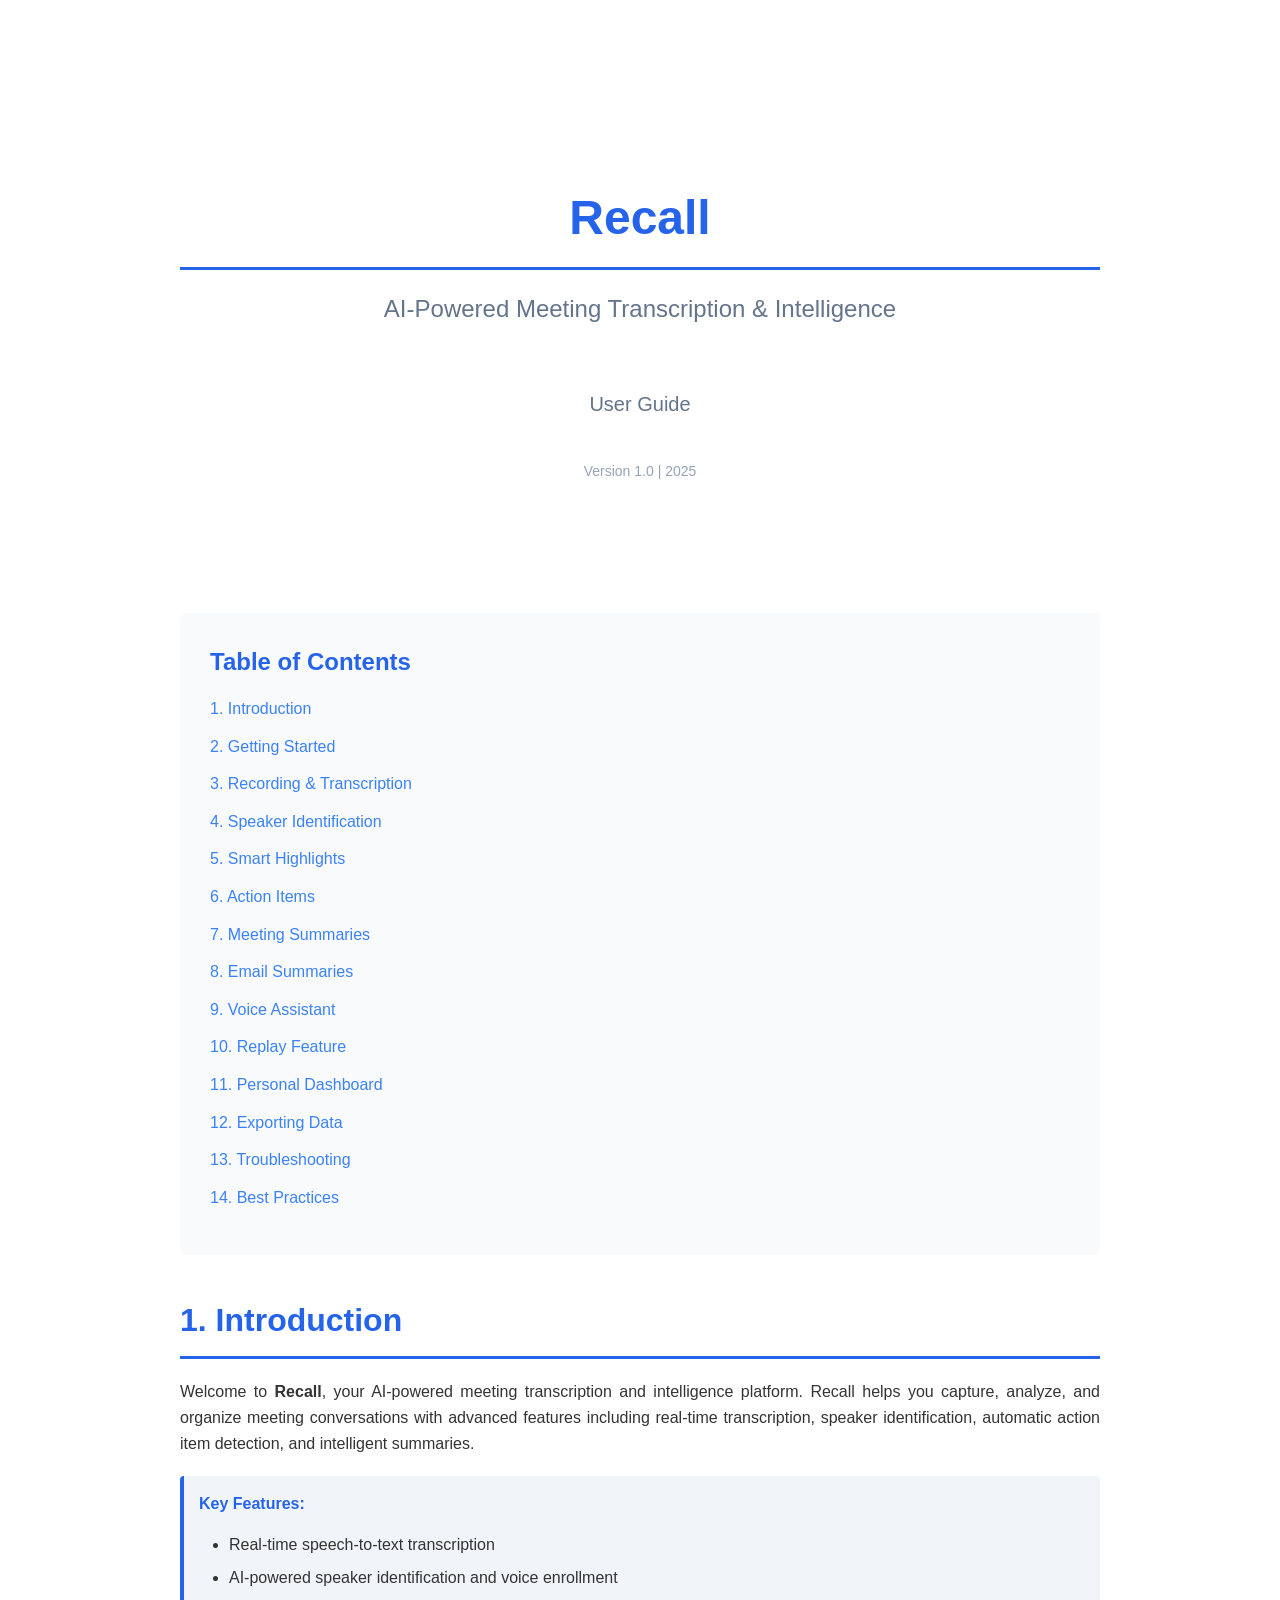
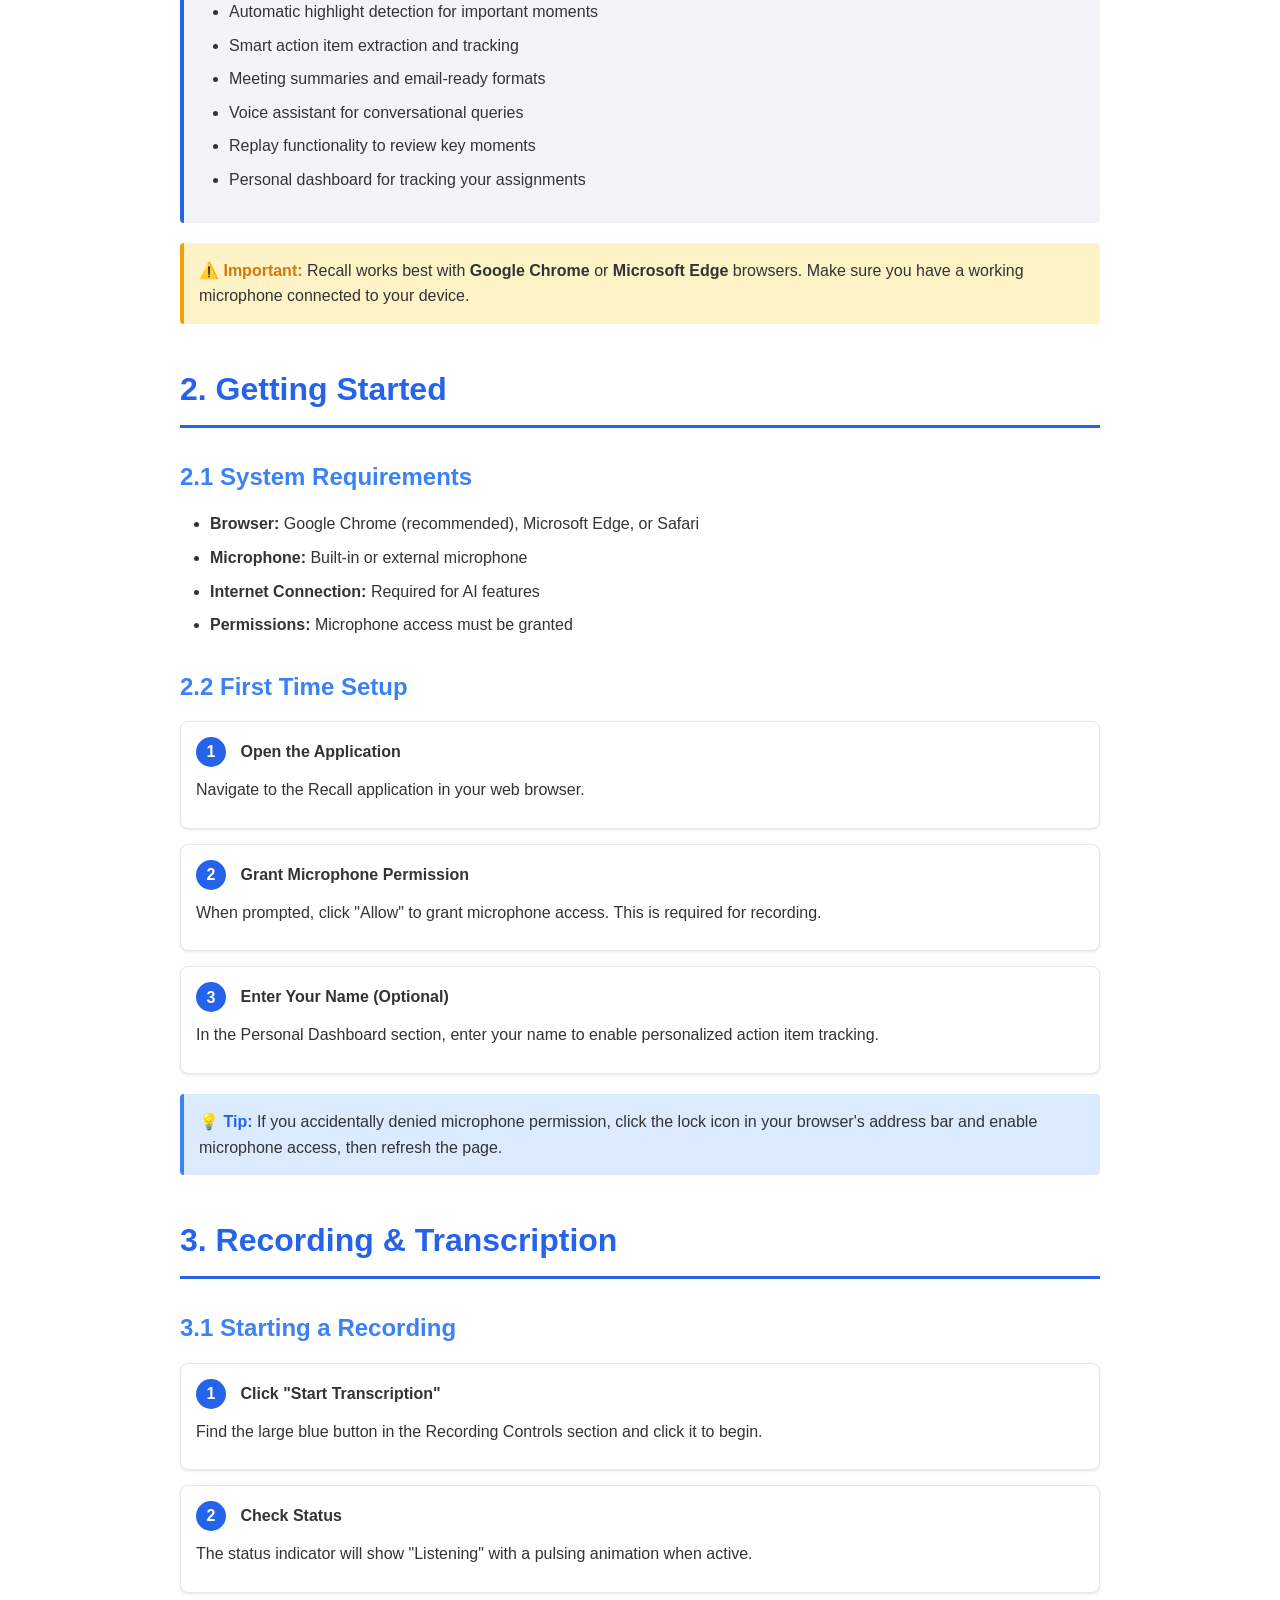
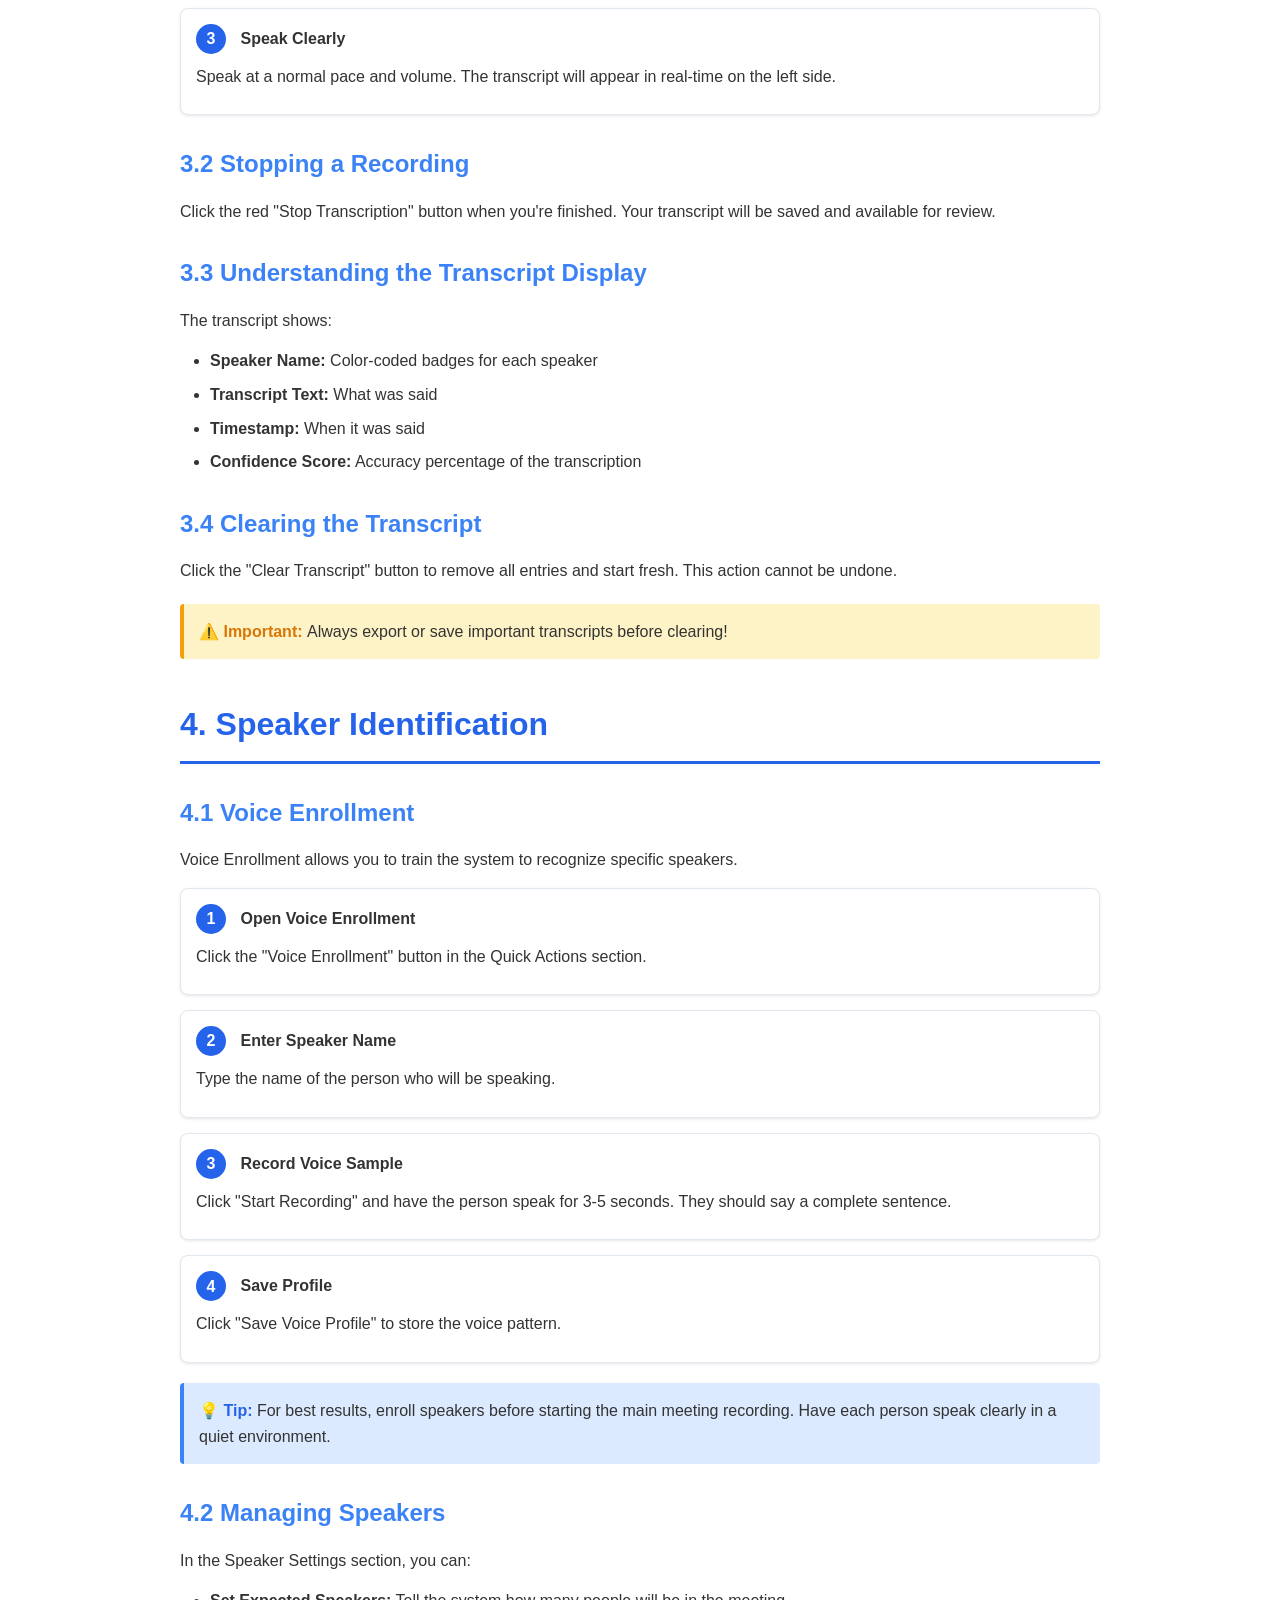
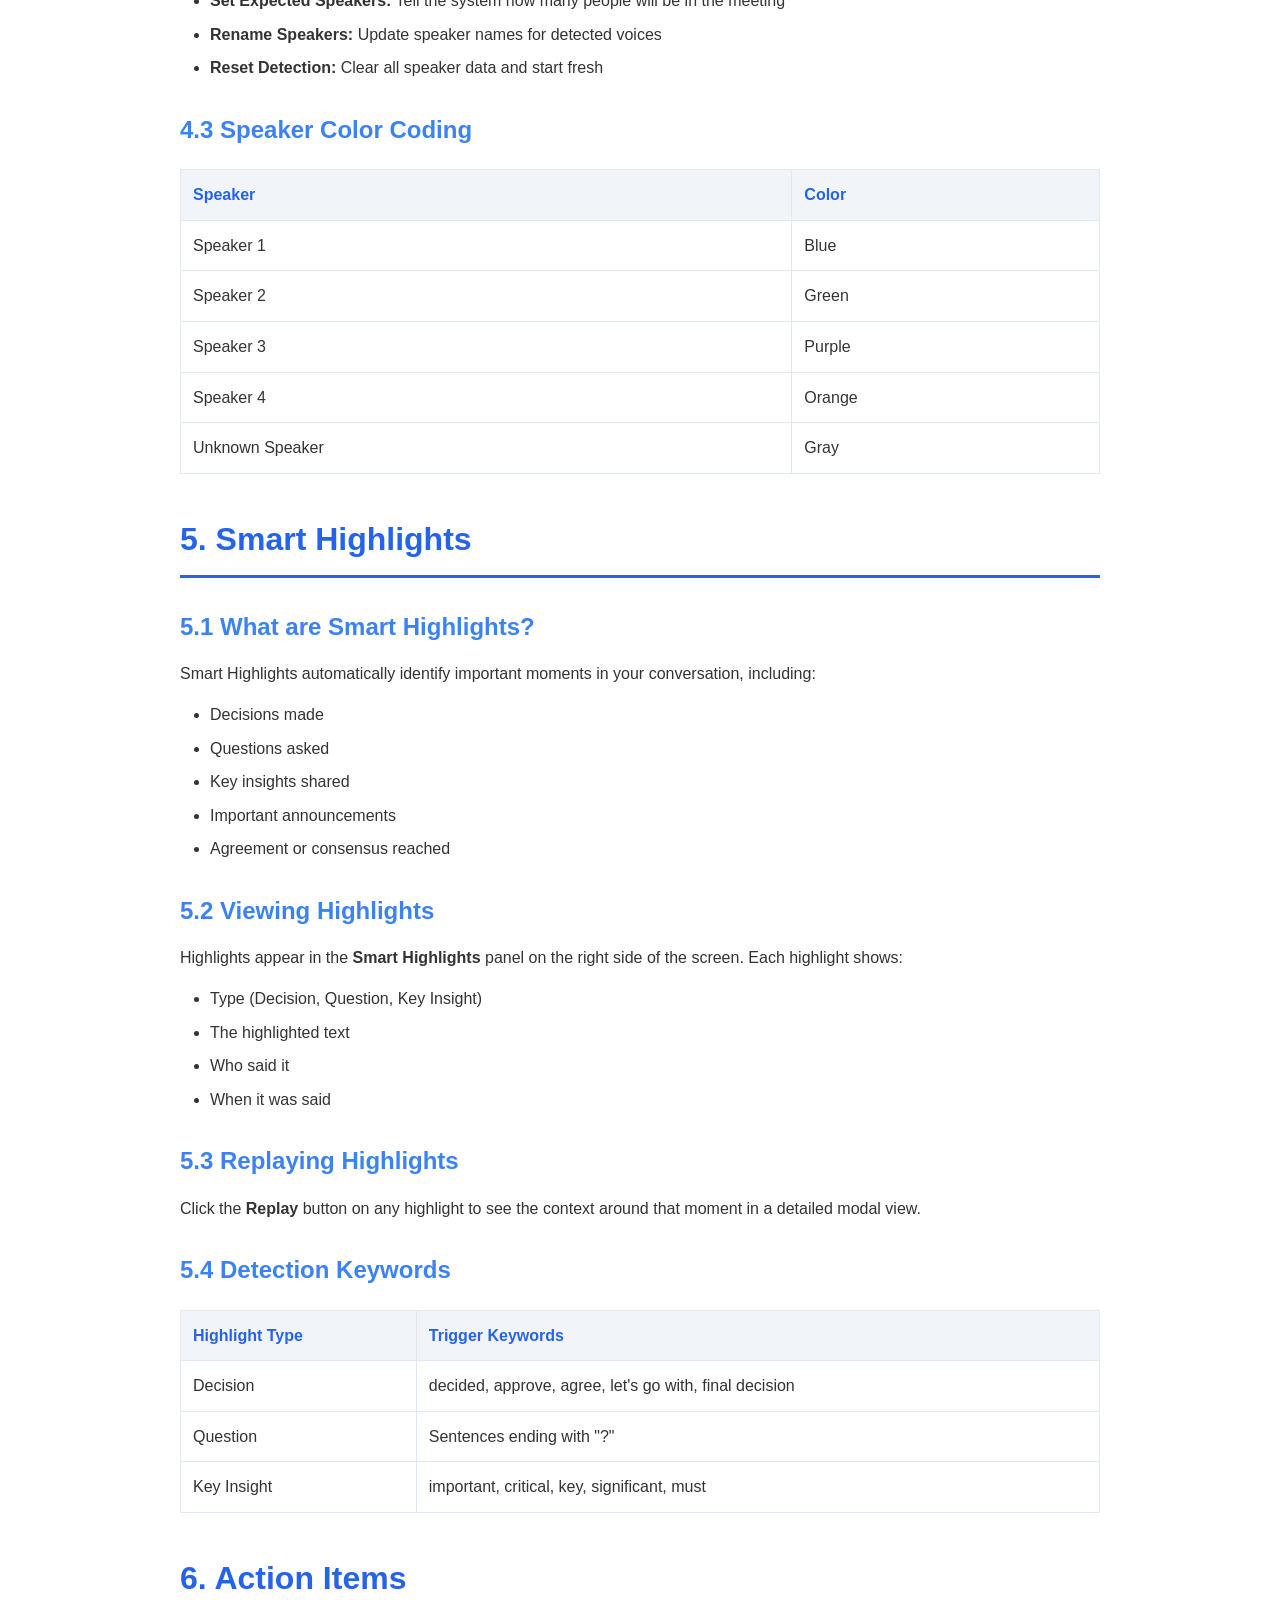
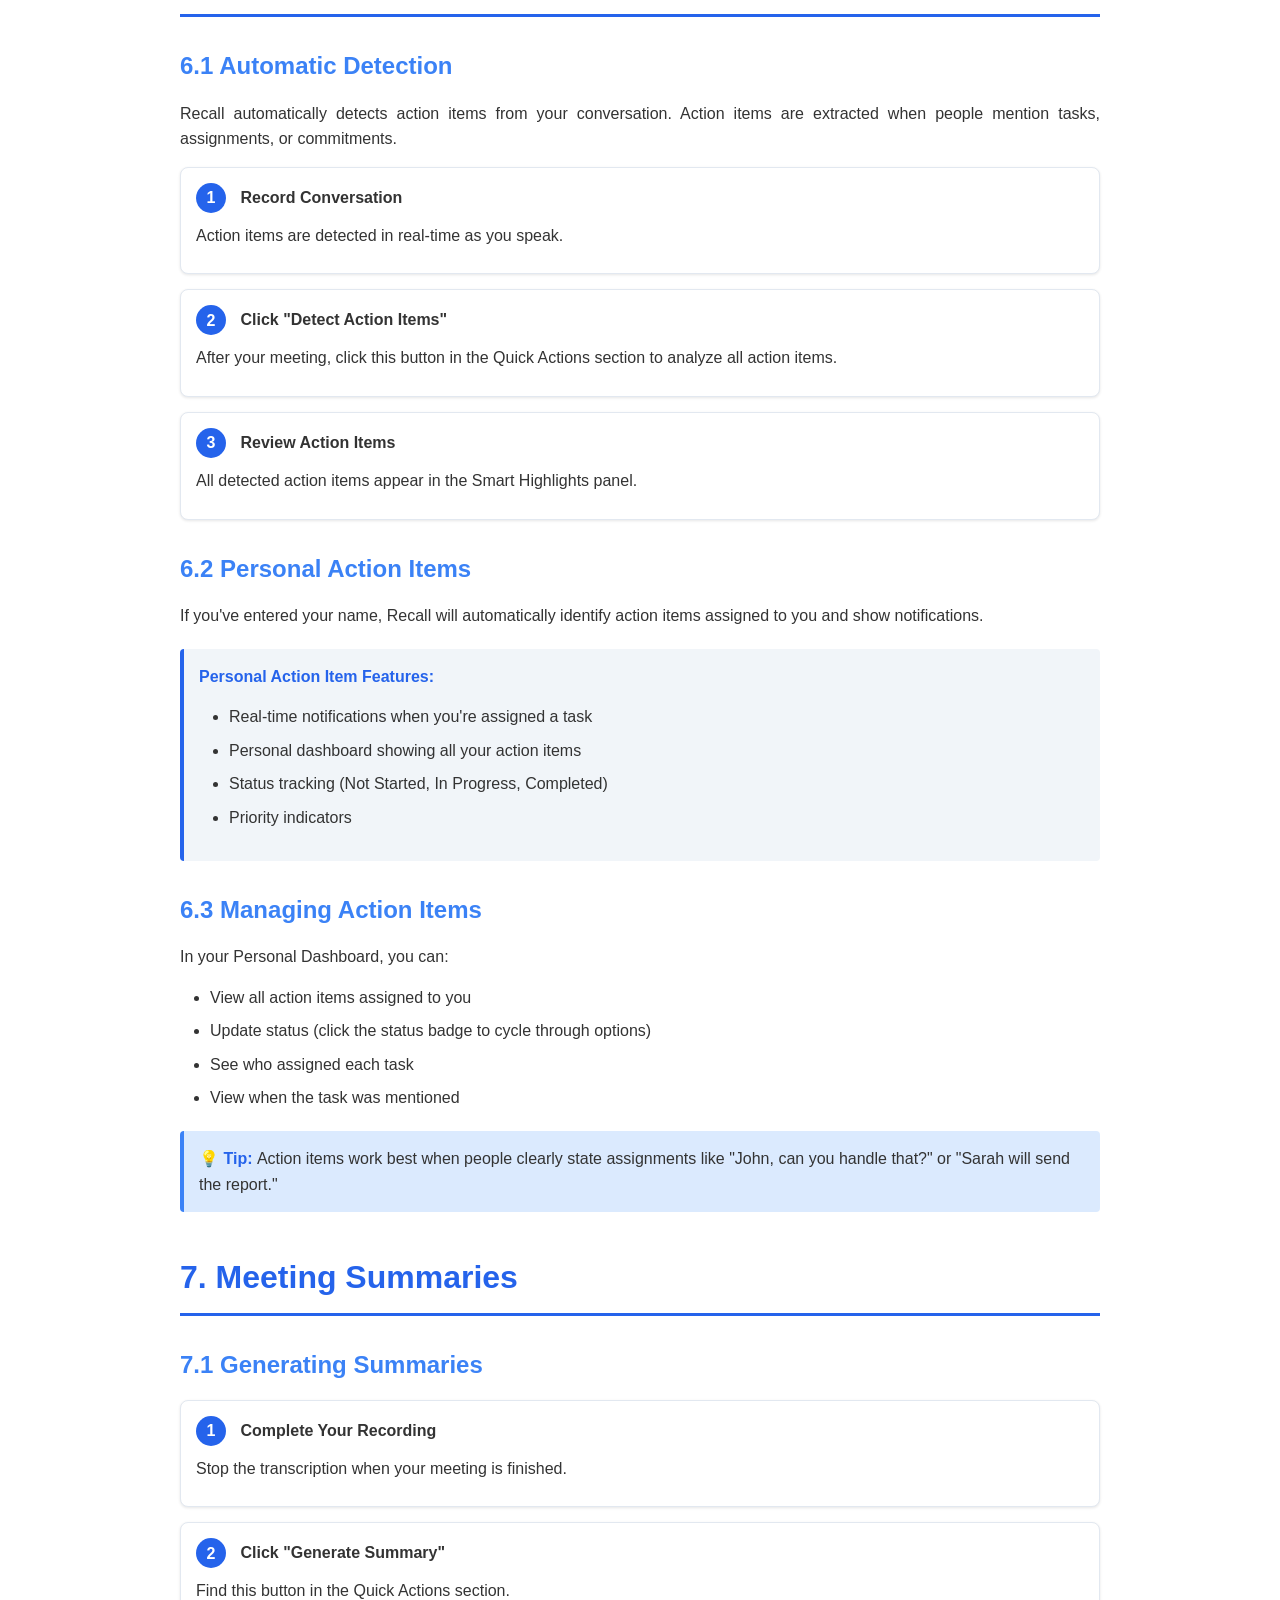
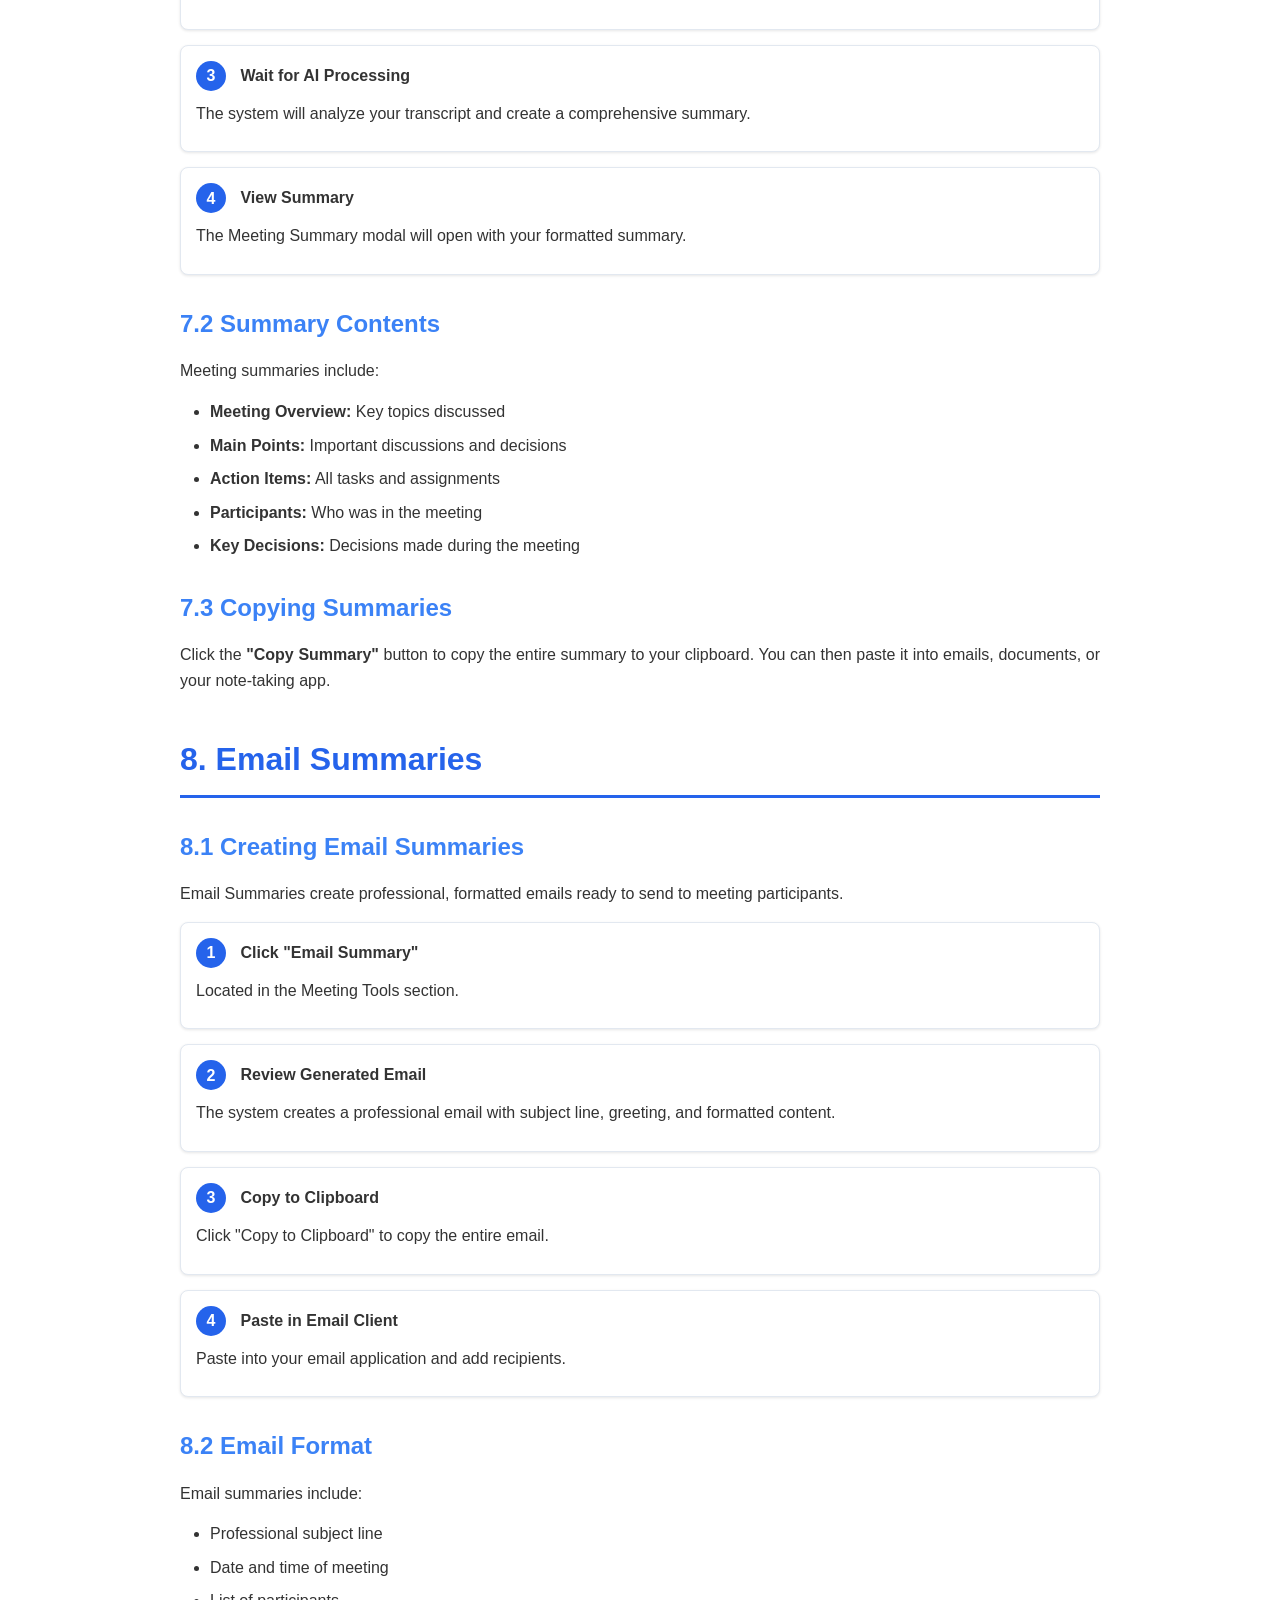
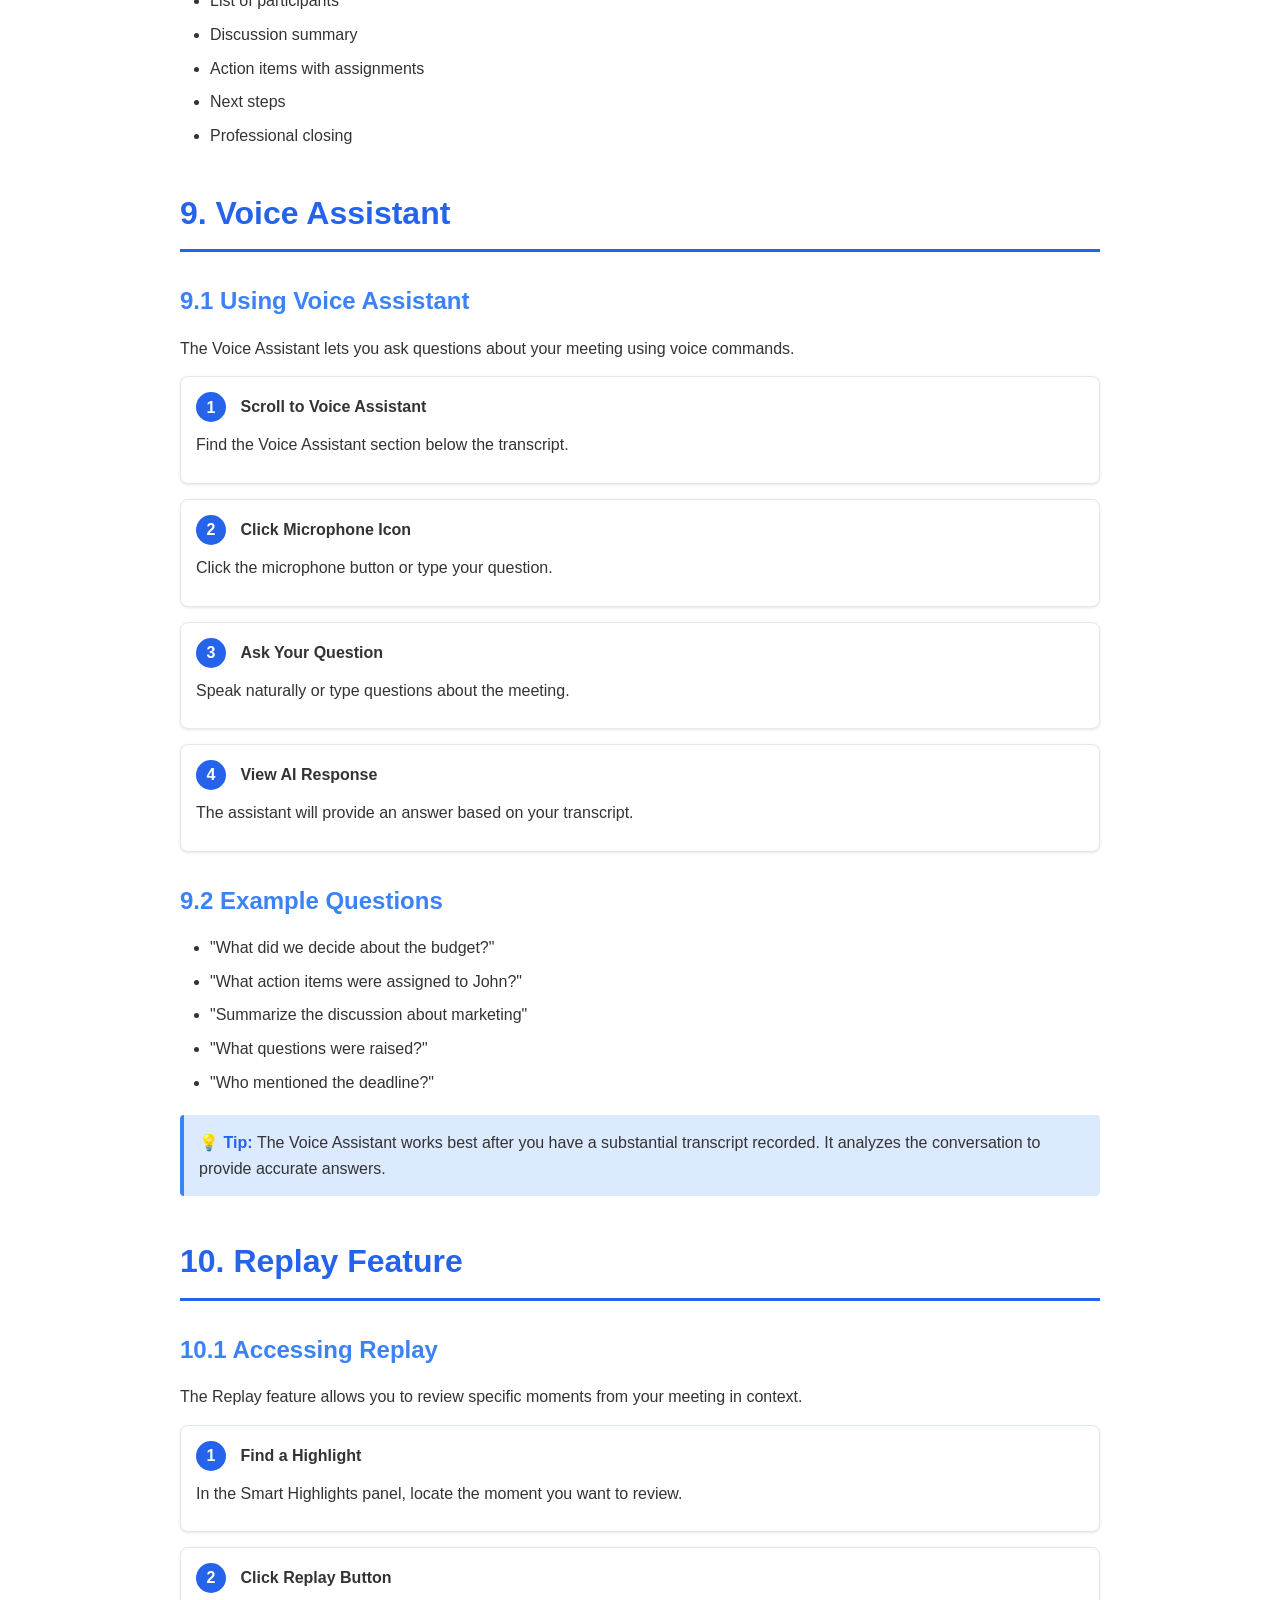
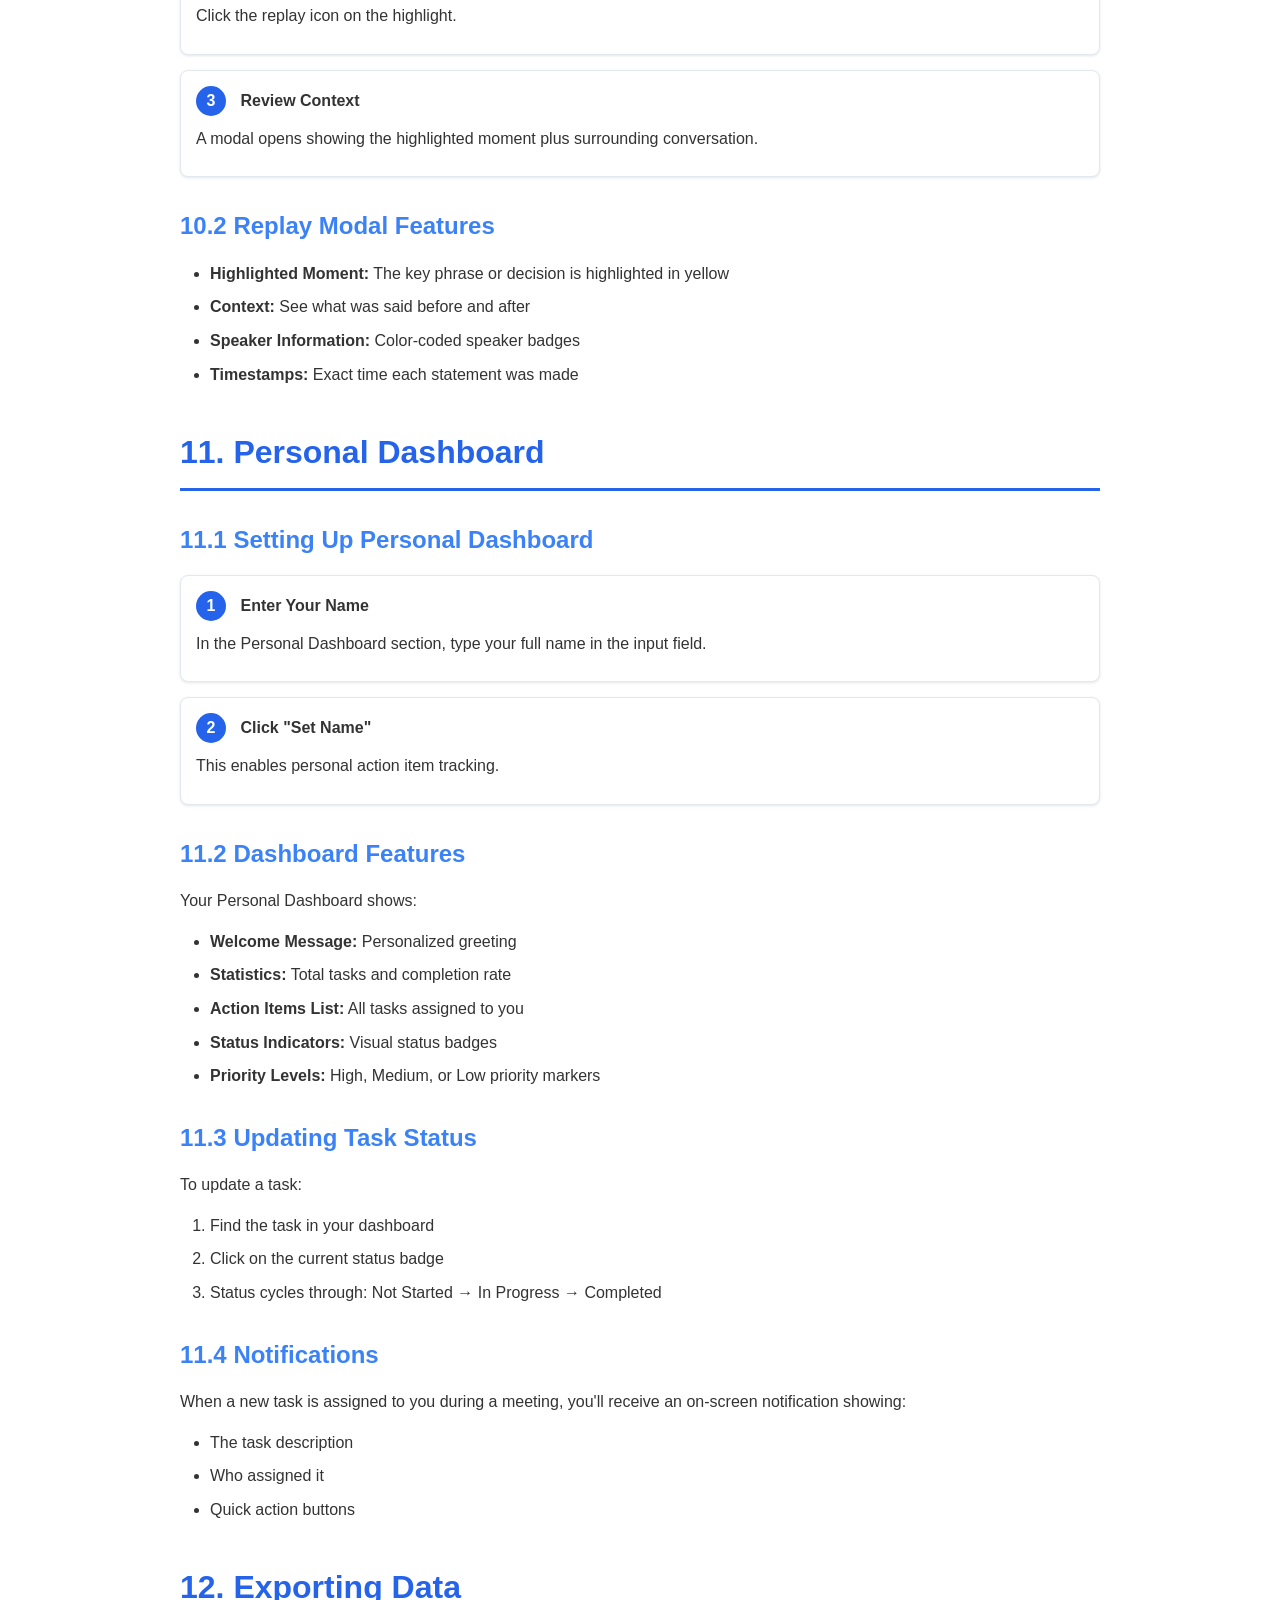
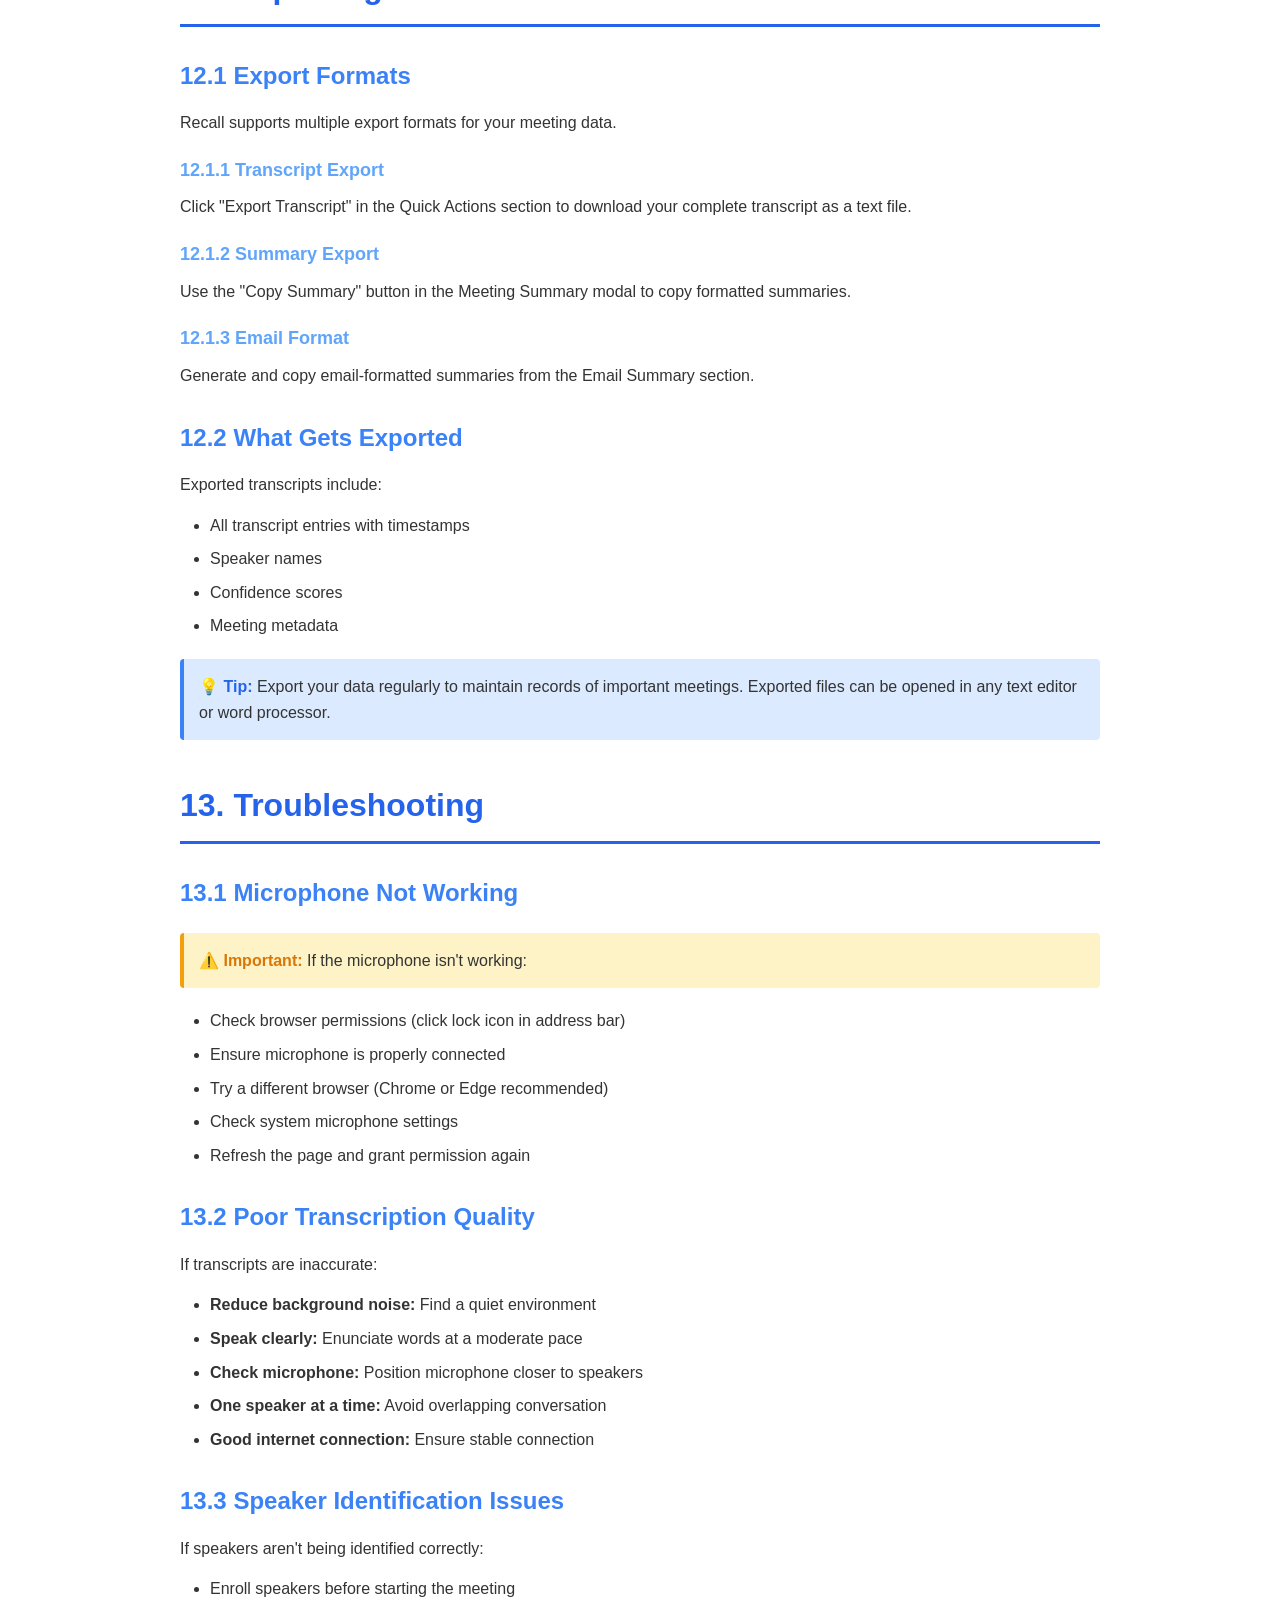
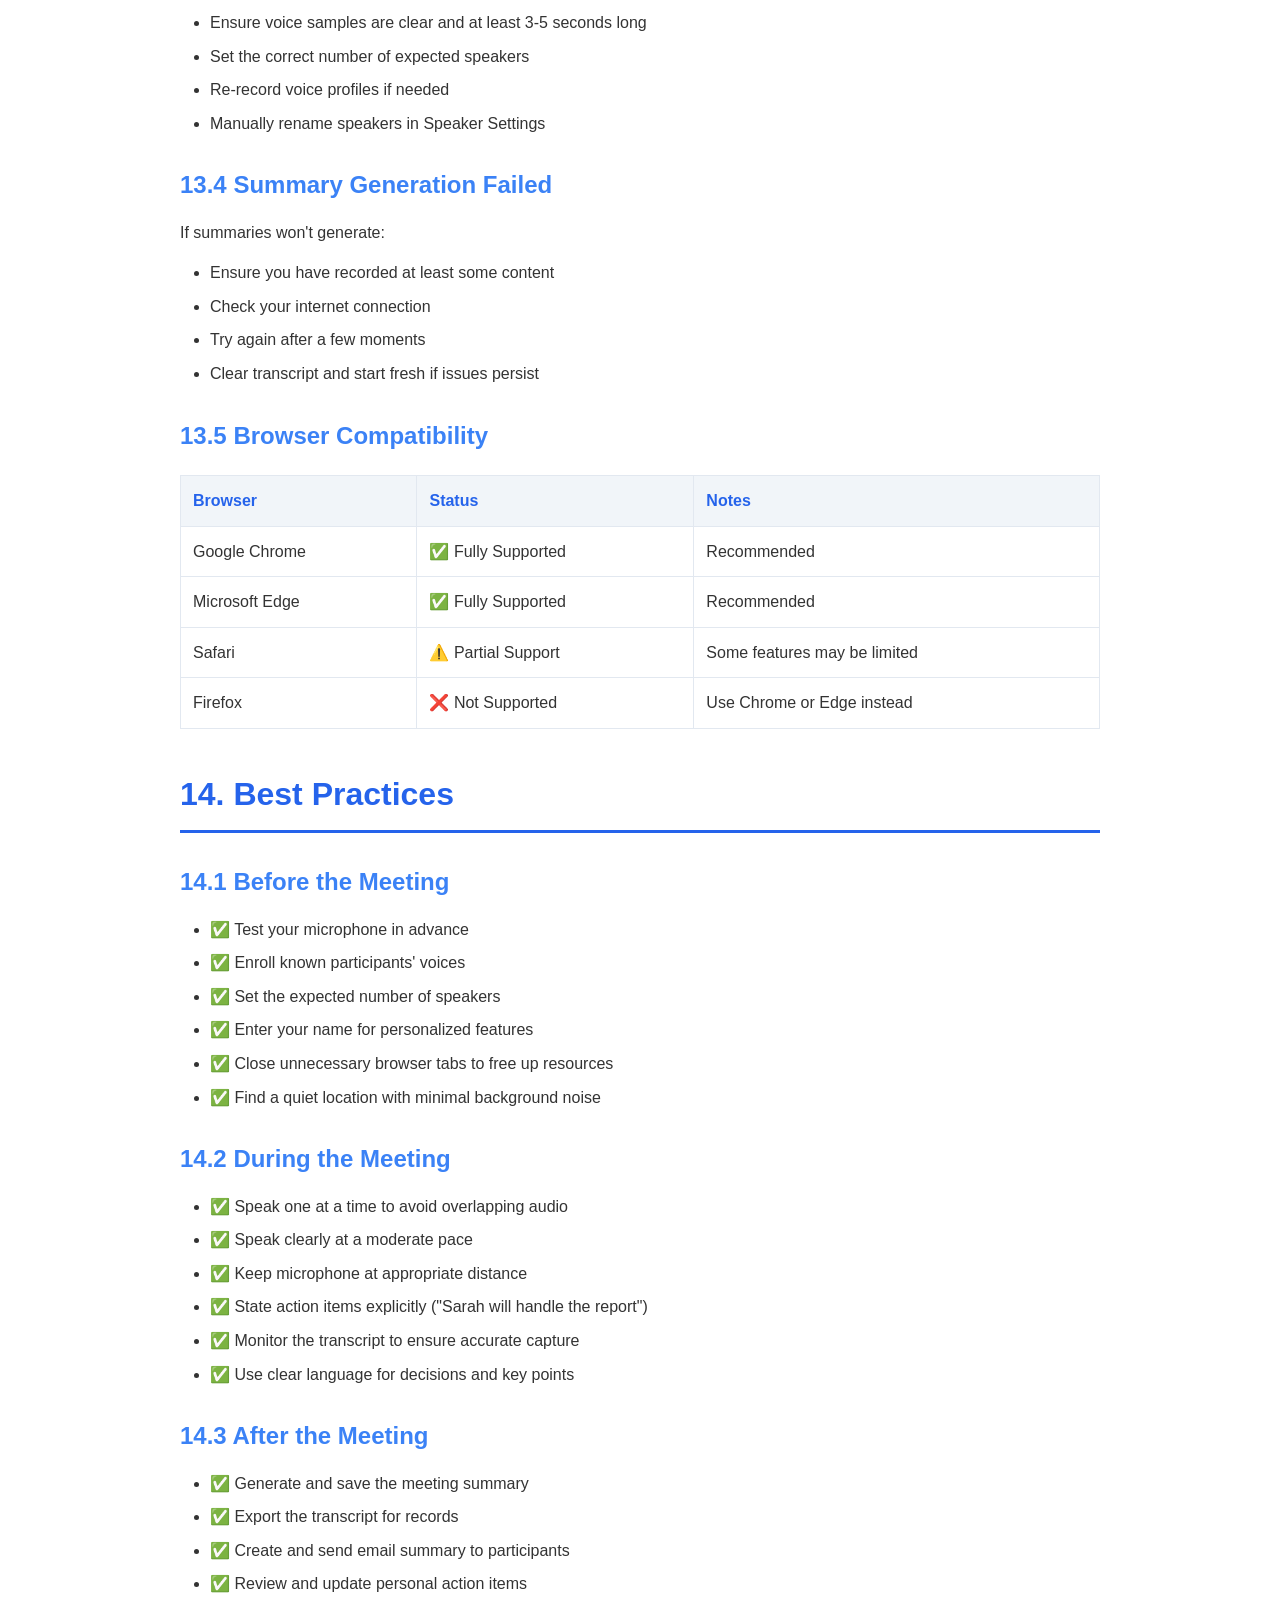
<file: public/user-guide.html>
<!DOCTYPE html>
<html lang="en">
<head>
    <meta charset="UTF-8">
    <meta name="viewport" content="width=device-width, initial-scale=1.0">
    <title>Recall - User Guide</title>
    <style>
        * {
            margin: 0;
            padding: 0;
            box-sizing: border-box;
        }
        
        body {
            font-family: 'Segoe UI', Tahoma, Geneva, Verdana, sans-serif;
            line-height: 1.6;
            color: #333;
            background: white;
            padding: 40px;
            max-width: 1000px;
            margin: 0 auto;
        }
        
        .cover-page {
            text-align: center;
            padding: 100px 0;
            page-break-after: always;
        }
        
        .cover-page h1 {
            font-size: 48px;
            color: #2563eb;
            margin-bottom: 20px;
        }
        
        .cover-page .subtitle {
            font-size: 24px;
            color: #64748b;
            margin-bottom: 40px;
        }
        
        .cover-page .version {
            font-size: 14px;
            color: #94a3b8;
        }
        
        h1 {
            color: #2563eb;
            font-size: 32px;
            margin: 40px 0 20px 0;
            border-bottom: 3px solid #2563eb;
            padding-bottom: 10px;
        }
        
        h2 {
            color: #3b82f6;
            font-size: 24px;
            margin: 30px 0 15px 0;
        }
        
        h3 {
            color: #60a5fa;
            font-size: 18px;
            margin: 20px 0 10px 0;
        }
        
        p {
            margin: 10px 0;
            text-align: justify;
        }
        
        ul, ol {
            margin: 15px 0 15px 30px;
        }
        
        li {
            margin: 8px 0;
        }
        
        .feature-box {
            background: #f1f5f9;
            border-left: 4px solid #2563eb;
            padding: 15px;
            margin: 20px 0;
            border-radius: 4px;
        }
        
        .feature-box strong {
            color: #2563eb;
            display: block;
            margin-bottom: 8px;
        }
        
        .tip-box {
            background: #dbeafe;
            border-left: 4px solid #3b82f6;
            padding: 15px;
            margin: 20px 0;
            border-radius: 4px;
        }
        
        .tip-box::before {
            content: "💡 Tip: ";
            font-weight: bold;
            color: #2563eb;
        }
        
        .warning-box {
            background: #fef3c7;
            border-left: 4px solid #f59e0b;
            padding: 15px;
            margin: 20px 0;
            border-radius: 4px;
        }
        
        .warning-box::before {
            content: "⚠️ Important: ";
            font-weight: bold;
            color: #d97706;
        }
        
        .step {
            background: white;
            border: 1px solid #e2e8f0;
            padding: 15px;
            margin: 15px 0;
            border-radius: 8px;
            box-shadow: 0 1px 3px rgba(0,0,0,0.1);
        }
        
        .step-number {
            background: #2563eb;
            color: white;
            width: 30px;
            height: 30px;
            border-radius: 50%;
            display: inline-flex;
            align-items: center;
            justify-content: center;
            font-weight: bold;
            margin-right: 10px;
        }
        
        table {
            width: 100%;
            border-collapse: collapse;
            margin: 20px 0;
        }
        
        th, td {
            border: 1px solid #e2e8f0;
            padding: 12px;
            text-align: left;
        }
        
        th {
            background: #f1f5f9;
            color: #2563eb;
            font-weight: bold;
        }
        
        .toc {
            background: #f8fafc;
            padding: 30px;
            margin: 30px 0;
            border-radius: 8px;
            page-break-after: always;
        }
        
        .toc h2 {
            color: #2563eb;
            margin-top: 0;
        }
        
        .toc ul {
            list-style: none;
            margin-left: 0;
        }
        
        .toc li {
            margin: 12px 0;
        }
        
        .toc a {
            color: #3b82f6;
            text-decoration: none;
        }
        
        .toc a:hover {
            text-decoration: underline;
        }
        
        @media print {
            body {
                padding: 20px;
            }
            
            h1 {
                page-break-before: always;
            }
            
            h1:first-of-type {
                page-break-before: avoid;
            }
            
            .step, .feature-box, .tip-box, .warning-box {
                page-break-inside: avoid;
            }
        }
        
        code {
            background: #f1f5f9;
            padding: 2px 6px;
            border-radius: 3px;
            font-family: 'Courier New', monospace;
            font-size: 14px;
        }
        
        .keyboard-key {
            display: inline-block;
            background: #f1f5f9;
            border: 1px solid #cbd5e1;
            border-radius: 4px;
            padding: 2px 8px;
            font-family: monospace;
            box-shadow: 0 2px 0 #cbd5e1;
        }
    </style>
</head>
<body>
    <!-- Cover Page -->
    <div class="cover-page">
        <h1>Recall</h1>
        <div class="subtitle">AI-Powered Meeting Transcription & Intelligence</div>
        <div class="subtitle" style="font-size: 20px; margin-top: 60px;">User Guide</div>
        <div class="version" style="margin-top: 40px;">Version 1.0 | 2025</div>
    </div>

    <!-- Table of Contents -->
    <div class="toc">
        <h2>Table of Contents</h2>
        <ul>
            <li><a href="#introduction">1. Introduction</a></li>
            <li><a href="#getting-started">2. Getting Started</a></li>
            <li><a href="#recording">3. Recording & Transcription</a></li>
            <li><a href="#speakers">4. Speaker Identification</a></li>
            <li><a href="#highlights">5. Smart Highlights</a></li>
            <li><a href="#action-items">6. Action Items</a></li>
            <li><a href="#summaries">7. Meeting Summaries</a></li>
            <li><a href="#email">8. Email Summaries</a></li>
            <li><a href="#assistant">9. Voice Assistant</a></li>
            <li><a href="#replay">10. Replay Feature</a></li>
            <li><a href="#dashboard">11. Personal Dashboard</a></li>
            <li><a href="#export">12. Exporting Data</a></li>
            <li><a href="#troubleshooting">13. Troubleshooting</a></li>
            <li><a href="#tips">14. Best Practices</a></li>
        </ul>
    </div>

    <!-- Introduction -->
    <h1 id="introduction">1. Introduction</h1>
    
    <p>Welcome to <strong>Recall</strong>, your AI-powered meeting transcription and intelligence platform. Recall helps you capture, analyze, and organize meeting conversations with advanced features including real-time transcription, speaker identification, automatic action item detection, and intelligent summaries.</p>
    
    <div class="feature-box">
        <strong>Key Features:</strong>
        <ul>
            <li>Real-time speech-to-text transcription</li>
            <li>AI-powered speaker identification and voice enrollment</li>
            <li>Automatic highlight detection for important moments</li>
            <li>Smart action item extraction and tracking</li>
            <li>Meeting summaries and email-ready formats</li>
            <li>Voice assistant for conversational queries</li>
            <li>Replay functionality to review key moments</li>
            <li>Personal dashboard for tracking your assignments</li>
        </ul>
    </div>

    <div class="warning-box">
        Recall works best with <strong>Google Chrome</strong> or <strong>Microsoft Edge</strong> browsers. Make sure you have a working microphone connected to your device.
    </div>

    <!-- Getting Started -->
    <h1 id="getting-started">2. Getting Started</h1>
    
    <h2>2.1 System Requirements</h2>
    <ul>
        <li><strong>Browser:</strong> Google Chrome (recommended), Microsoft Edge, or Safari</li>
        <li><strong>Microphone:</strong> Built-in or external microphone</li>
        <li><strong>Internet Connection:</strong> Required for AI features</li>
        <li><strong>Permissions:</strong> Microphone access must be granted</li>
    </ul>

    <h2>2.2 First Time Setup</h2>
    
    <div class="step">
        <span class="step-number">1</span>
        <strong>Open the Application</strong>
        <p>Navigate to the Recall application in your web browser.</p>
    </div>

    <div class="step">
        <span class="step-number">2</span>
        <strong>Grant Microphone Permission</strong>
        <p>When prompted, click "Allow" to grant microphone access. This is required for recording.</p>
    </div>

    <div class="step">
        <span class="step-number">3</span>
        <strong>Enter Your Name (Optional)</strong>
        <p>In the Personal Dashboard section, enter your name to enable personalized action item tracking.</p>
    </div>

    <div class="tip-box">
        If you accidentally denied microphone permission, click the lock icon in your browser's address bar and enable microphone access, then refresh the page.
    </div>

    <!-- Recording & Transcription -->
    <h1 id="recording">3. Recording & Transcription</h1>

    <h2>3.1 Starting a Recording</h2>
    
    <div class="step">
        <span class="step-number">1</span>
        <strong>Click "Start Transcription"</strong>
        <p>Find the large blue button in the Recording Controls section and click it to begin.</p>
    </div>

    <div class="step">
        <span class="step-number">2</span>
        <strong>Check Status</strong>
        <p>The status indicator will show "Listening" with a pulsing animation when active.</p>
    </div>

    <div class="step">
        <span class="step-number">3</span>
        <strong>Speak Clearly</strong>
        <p>Speak at a normal pace and volume. The transcript will appear in real-time on the left side.</p>
    </div>

    <h2>3.2 Stopping a Recording</h2>
    
    <p>Click the red "Stop Transcription" button when you're finished. Your transcript will be saved and available for review.</p>

    <h2>3.3 Understanding the Transcript Display</h2>
    
    <p>The transcript shows:</p>
    <ul>
        <li><strong>Speaker Name:</strong> Color-coded badges for each speaker</li>
        <li><strong>Transcript Text:</strong> What was said</li>
        <li><strong>Timestamp:</strong> When it was said</li>
        <li><strong>Confidence Score:</strong> Accuracy percentage of the transcription</li>
    </ul>

    <h2>3.4 Clearing the Transcript</h2>
    
    <p>Click the "Clear Transcript" button to remove all entries and start fresh. This action cannot be undone.</p>

    <div class="warning-box">
        Always export or save important transcripts before clearing!
    </div>

    <!-- Speaker Identification -->
    <h1 id="speakers">4. Speaker Identification</h1>

    <h2>4.1 Voice Enrollment</h2>
    
    <p>Voice Enrollment allows you to train the system to recognize specific speakers.</p>

    <div class="step">
        <span class="step-number">1</span>
        <strong>Open Voice Enrollment</strong>
        <p>Click the "Voice Enrollment" button in the Quick Actions section.</p>
    </div>

    <div class="step">
        <span class="step-number">2</span>
        <strong>Enter Speaker Name</strong>
        <p>Type the name of the person who will be speaking.</p>
    </div>

    <div class="step">
        <span class="step-number">3</span>
        <strong>Record Voice Sample</strong>
        <p>Click "Start Recording" and have the person speak for 3-5 seconds. They should say a complete sentence.</p>
    </div>

    <div class="step">
        <span class="step-number">4</span>
        <strong>Save Profile</strong>
        <p>Click "Save Voice Profile" to store the voice pattern.</p>
    </div>

    <div class="tip-box">
        For best results, enroll speakers before starting the main meeting recording. Have each person speak clearly in a quiet environment.
    </div>

    <h2>4.2 Managing Speakers</h2>
    
    <p>In the Speaker Settings section, you can:</p>
    <ul>
        <li><strong>Set Expected Speakers:</strong> Tell the system how many people will be in the meeting</li>
        <li><strong>Rename Speakers:</strong> Update speaker names for detected voices</li>
        <li><strong>Reset Detection:</strong> Clear all speaker data and start fresh</li>
    </ul>

    <h2>4.3 Speaker Color Coding</h2>
    
    <table>
        <tr>
            <th>Speaker</th>
            <th>Color</th>
        </tr>
        <tr>
            <td>Speaker 1</td>
            <td>Blue</td>
        </tr>
        <tr>
            <td>Speaker 2</td>
            <td>Green</td>
        </tr>
        <tr>
            <td>Speaker 3</td>
            <td>Purple</td>
        </tr>
        <tr>
            <td>Speaker 4</td>
            <td>Orange</td>
        </tr>
        <tr>
            <td>Unknown Speaker</td>
            <td>Gray</td>
        </tr>
    </table>

    <!-- Smart Highlights -->
    <h1 id="highlights">5. Smart Highlights</h1>

    <h2>5.1 What are Smart Highlights?</h2>
    
    <p>Smart Highlights automatically identify important moments in your conversation, including:</p>
    <ul>
        <li>Decisions made</li>
        <li>Questions asked</li>
        <li>Key insights shared</li>
        <li>Important announcements</li>
        <li>Agreement or consensus reached</li>
    </ul>

    <h2>5.2 Viewing Highlights</h2>
    
    <p>Highlights appear in the <strong>Smart Highlights</strong> panel on the right side of the screen. Each highlight shows:</p>
    <ul>
        <li>Type (Decision, Question, Key Insight)</li>
        <li>The highlighted text</li>
        <li>Who said it</li>
        <li>When it was said</li>
    </ul>

    <h2>5.3 Replaying Highlights</h2>
    
    <p>Click the <strong>Replay</strong> button on any highlight to see the context around that moment in a detailed modal view.</p>

    <h2>5.4 Detection Keywords</h2>
    
    <table>
        <tr>
            <th>Highlight Type</th>
            <th>Trigger Keywords</th>
        </tr>
        <tr>
            <td>Decision</td>
            <td>decided, approve, agree, let's go with, final decision</td>
        </tr>
        <tr>
            <td>Question</td>
            <td>Sentences ending with "?"</td>
        </tr>
        <tr>
            <td>Key Insight</td>
            <td>important, critical, key, significant, must</td>
        </tr>
    </table>

    <!-- Action Items -->
    <h1 id="action-items">6. Action Items</h1>

    <h2>6.1 Automatic Detection</h2>
    
    <p>Recall automatically detects action items from your conversation. Action items are extracted when people mention tasks, assignments, or commitments.</p>

    <div class="step">
        <span class="step-number">1</span>
        <strong>Record Conversation</strong>
        <p>Action items are detected in real-time as you speak.</p>
    </div>

    <div class="step">
        <span class="step-number">2</span>
        <strong>Click "Detect Action Items"</strong>
        <p>After your meeting, click this button in the Quick Actions section to analyze all action items.</p>
    </div>

    <div class="step">
        <span class="step-number">3</span>
        <strong>Review Action Items</strong>
        <p>All detected action items appear in the Smart Highlights panel.</p>
    </div>

    <h2>6.2 Personal Action Items</h2>
    
    <p>If you've entered your name, Recall will automatically identify action items assigned to you and show notifications.</p>

    <div class="feature-box">
        <strong>Personal Action Item Features:</strong>
        <ul>
            <li>Real-time notifications when you're assigned a task</li>
            <li>Personal dashboard showing all your action items</li>
            <li>Status tracking (Not Started, In Progress, Completed)</li>
            <li>Priority indicators</li>
        </ul>
    </div>

    <h2>6.3 Managing Action Items</h2>
    
    <p>In your Personal Dashboard, you can:</p>
    <ul>
        <li>View all action items assigned to you</li>
        <li>Update status (click the status badge to cycle through options)</li>
        <li>See who assigned each task</li>
        <li>View when the task was mentioned</li>
    </ul>

    <div class="tip-box">
        Action items work best when people clearly state assignments like "John, can you handle that?" or "Sarah will send the report."
    </div>

    <!-- Meeting Summaries -->
    <h1 id="summaries">7. Meeting Summaries</h1>

    <h2>7.1 Generating Summaries</h2>
    
    <div class="step">
        <span class="step-number">1</span>
        <strong>Complete Your Recording</strong>
        <p>Stop the transcription when your meeting is finished.</p>
    </div>

    <div class="step">
        <span class="step-number">2</span>
        <strong>Click "Generate Summary"</strong>
        <p>Find this button in the Quick Actions section.</p>
    </div>

    <div class="step">
        <span class="step-number">3</span>
        <strong>Wait for AI Processing</strong>
        <p>The system will analyze your transcript and create a comprehensive summary.</p>
    </div>

    <div class="step">
        <span class="step-number">4</span>
        <strong>View Summary</strong>
        <p>The Meeting Summary modal will open with your formatted summary.</p>
    </div>

    <h2>7.2 Summary Contents</h2>
    
    <p>Meeting summaries include:</p>
    <ul>
        <li><strong>Meeting Overview:</strong> Key topics discussed</li>
        <li><strong>Main Points:</strong> Important discussions and decisions</li>
        <li><strong>Action Items:</strong> All tasks and assignments</li>
        <li><strong>Participants:</strong> Who was in the meeting</li>
        <li><strong>Key Decisions:</strong> Decisions made during the meeting</li>
    </ul>

    <h2>7.3 Copying Summaries</h2>
    
    <p>Click the <strong>"Copy Summary"</strong> button to copy the entire summary to your clipboard. You can then paste it into emails, documents, or your note-taking app.</p>

    <!-- Email Summaries -->
    <h1 id="email">8. Email Summaries</h1>

    <h2>8.1 Creating Email Summaries</h2>
    
    <p>Email Summaries create professional, formatted emails ready to send to meeting participants.</p>

    <div class="step">
        <span class="step-number">1</span>
        <strong>Click "Email Summary"</strong>
        <p>Located in the Meeting Tools section.</p>
    </div>

    <div class="step">
        <span class="step-number">2</span>
        <strong>Review Generated Email</strong>
        <p>The system creates a professional email with subject line, greeting, and formatted content.</p>
    </div>

    <div class="step">
        <span class="step-number">3</span>
        <strong>Copy to Clipboard</strong>
        <p>Click "Copy to Clipboard" to copy the entire email.</p>
    </div>

    <div class="step">
        <span class="step-number">4</span>
        <strong>Paste in Email Client</strong>
        <p>Paste into your email application and add recipients.</p>
    </div>

    <h2>8.2 Email Format</h2>
    
    <p>Email summaries include:</p>
    <ul>
        <li>Professional subject line</li>
        <li>Date and time of meeting</li>
        <li>List of participants</li>
        <li>Discussion summary</li>
        <li>Action items with assignments</li>
        <li>Next steps</li>
        <li>Professional closing</li>
    </ul>

    <!-- Voice Assistant -->
    <h1 id="assistant">9. Voice Assistant</h1>

    <h2>9.1 Using Voice Assistant</h2>
    
    <p>The Voice Assistant lets you ask questions about your meeting using voice commands.</p>

    <div class="step">
        <span class="step-number">1</span>
        <strong>Scroll to Voice Assistant</strong>
        <p>Find the Voice Assistant section below the transcript.</p>
    </div>

    <div class="step">
        <span class="step-number">2</span>
        <strong>Click Microphone Icon</strong>
        <p>Click the microphone button or type your question.</p>
    </div>

    <div class="step">
        <span class="step-number">3</span>
        <strong>Ask Your Question</strong>
        <p>Speak naturally or type questions about the meeting.</p>
    </div>

    <div class="step">
        <span class="step-number">4</span>
        <strong>View AI Response</strong>
        <p>The assistant will provide an answer based on your transcript.</p>
    </div>

    <h2>9.2 Example Questions</h2>
    
    <ul>
        <li>"What did we decide about the budget?"</li>
        <li>"What action items were assigned to John?"</li>
        <li>"Summarize the discussion about marketing"</li>
        <li>"What questions were raised?"</li>
        <li>"Who mentioned the deadline?"</li>
    </ul>

    <div class="tip-box">
        The Voice Assistant works best after you have a substantial transcript recorded. It analyzes the conversation to provide accurate answers.
    </div>

    <!-- Replay Feature -->
    <h1 id="replay">10. Replay Feature</h1>

    <h2>10.1 Accessing Replay</h2>
    
    <p>The Replay feature allows you to review specific moments from your meeting in context.</p>

    <div class="step">
        <span class="step-number">1</span>
        <strong>Find a Highlight</strong>
        <p>In the Smart Highlights panel, locate the moment you want to review.</p>
    </div>

    <div class="step">
        <span class="step-number">2</span>
        <strong>Click Replay Button</strong>
        <p>Click the replay icon on the highlight.</p>
    </div>

    <div class="step">
        <span class="step-number">3</span>
        <strong>Review Context</strong>
        <p>A modal opens showing the highlighted moment plus surrounding conversation.</p>
    </div>

    <h2>10.2 Replay Modal Features</h2>
    
    <ul>
        <li><strong>Highlighted Moment:</strong> The key phrase or decision is highlighted in yellow</li>
        <li><strong>Context:</strong> See what was said before and after</li>
        <li><strong>Speaker Information:</strong> Color-coded speaker badges</li>
        <li><strong>Timestamps:</strong> Exact time each statement was made</li>
    </ul>

    <!-- Personal Dashboard -->
    <h1 id="dashboard">11. Personal Dashboard</h1>

    <h2>11.1 Setting Up Personal Dashboard</h2>
    
    <div class="step">
        <span class="step-number">1</span>
        <strong>Enter Your Name</strong>
        <p>In the Personal Dashboard section, type your full name in the input field.</p>
    </div>

    <div class="step">
        <span class="step-number">2</span>
        <strong>Click "Set Name"</strong>
        <p>This enables personal action item tracking.</p>
    </div>

    <h2>11.2 Dashboard Features</h2>
    
    <p>Your Personal Dashboard shows:</p>
    <ul>
        <li><strong>Welcome Message:</strong> Personalized greeting</li>
        <li><strong>Statistics:</strong> Total tasks and completion rate</li>
        <li><strong>Action Items List:</strong> All tasks assigned to you</li>
        <li><strong>Status Indicators:</strong> Visual status badges</li>
        <li><strong>Priority Levels:</strong> High, Medium, or Low priority markers</li>
    </ul>

    <h2>11.3 Updating Task Status</h2>
    
    <p>To update a task:</p>
    <ol>
        <li>Find the task in your dashboard</li>
        <li>Click on the current status badge</li>
        <li>Status cycles through: Not Started → In Progress → Completed</li>
    </ol>

    <h2>11.4 Notifications</h2>
    
    <p>When a new task is assigned to you during a meeting, you'll receive an on-screen notification showing:</p>
    <ul>
        <li>The task description</li>
        <li>Who assigned it</li>
        <li>Quick action buttons</li>
    </ul>

    <!-- Exporting Data -->
    <h1 id="export">12. Exporting Data</h1>

    <h2>12.1 Export Formats</h2>
    
    <p>Recall supports multiple export formats for your meeting data.</p>

    <h3>12.1.1 Transcript Export</h3>
    <p>Click "Export Transcript" in the Quick Actions section to download your complete transcript as a text file.</p>

    <h3>12.1.2 Summary Export</h3>
    <p>Use the "Copy Summary" button in the Meeting Summary modal to copy formatted summaries.</p>

    <h3>12.1.3 Email Format</h3>
    <p>Generate and copy email-formatted summaries from the Email Summary section.</p>

    <h2>12.2 What Gets Exported</h2>
    
    <p>Exported transcripts include:</p>
    <ul>
        <li>All transcript entries with timestamps</li>
        <li>Speaker names</li>
        <li>Confidence scores</li>
        <li>Meeting metadata</li>
    </ul>

    <div class="tip-box">
        Export your data regularly to maintain records of important meetings. Exported files can be opened in any text editor or word processor.
    </div>

    <!-- Troubleshooting -->
    <h1 id="troubleshooting">13. Troubleshooting</h1>

    <h2>13.1 Microphone Not Working</h2>
    
    <div class="warning-box">
        If the microphone isn't working:
    </div>
    <ul>
        <li>Check browser permissions (click lock icon in address bar)</li>
        <li>Ensure microphone is properly connected</li>
        <li>Try a different browser (Chrome or Edge recommended)</li>
        <li>Check system microphone settings</li>
        <li>Refresh the page and grant permission again</li>
    </ul>

    <h2>13.2 Poor Transcription Quality</h2>
    
    <p>If transcripts are inaccurate:</p>
    <ul>
        <li><strong>Reduce background noise:</strong> Find a quiet environment</li>
        <li><strong>Speak clearly:</strong> Enunciate words at a moderate pace</li>
        <li><strong>Check microphone:</strong> Position microphone closer to speakers</li>
        <li><strong>One speaker at a time:</strong> Avoid overlapping conversation</li>
        <li><strong>Good internet connection:</strong> Ensure stable connection</li>
    </ul>

    <h2>13.3 Speaker Identification Issues</h2>
    
    <p>If speakers aren't being identified correctly:</p>
    <ul>
        <li>Enroll speakers before starting the meeting</li>
        <li>Ensure voice samples are clear and at least 3-5 seconds long</li>
        <li>Set the correct number of expected speakers</li>
        <li>Re-record voice profiles if needed</li>
        <li>Manually rename speakers in Speaker Settings</li>
    </ul>

    <h2>13.4 Summary Generation Failed</h2>
    
    <p>If summaries won't generate:</p>
    <ul>
        <li>Ensure you have recorded at least some content</li>
        <li>Check your internet connection</li>
        <li>Try again after a few moments</li>
        <li>Clear transcript and start fresh if issues persist</li>
    </ul>

    <h2>13.5 Browser Compatibility</h2>
    
    <table>
        <tr>
            <th>Browser</th>
            <th>Status</th>
            <th>Notes</th>
        </tr>
        <tr>
            <td>Google Chrome</td>
            <td>✅ Fully Supported</td>
            <td>Recommended</td>
        </tr>
        <tr>
            <td>Microsoft Edge</td>
            <td>✅ Fully Supported</td>
            <td>Recommended</td>
        </tr>
        <tr>
            <td>Safari</td>
            <td>⚠️ Partial Support</td>
            <td>Some features may be limited</td>
        </tr>
        <tr>
            <td>Firefox</td>
            <td>❌ Not Supported</td>
            <td>Use Chrome or Edge instead</td>
        </tr>
    </table>

    <!-- Best Practices -->
    <h1 id="tips">14. Best Practices</h1>

    <h2>14.1 Before the Meeting</h2>
    
    <ul>
        <li>✅ Test your microphone in advance</li>
        <li>✅ Enroll known participants' voices</li>
        <li>✅ Set the expected number of speakers</li>
        <li>✅ Enter your name for personalized features</li>
        <li>✅ Close unnecessary browser tabs to free up resources</li>
        <li>✅ Find a quiet location with minimal background noise</li>
    </ul>

    <h2>14.2 During the Meeting</h2>
    
    <ul>
        <li>✅ Speak one at a time to avoid overlapping audio</li>
        <li>✅ Speak clearly at a moderate pace</li>
        <li>✅ Keep microphone at appropriate distance</li>
        <li>✅ State action items explicitly ("Sarah will handle the report")</li>
        <li>✅ Monitor the transcript to ensure accurate capture</li>
        <li>✅ Use clear language for decisions and key points</li>
    </ul>

    <h2>14.3 After the Meeting</h2>
    
    <ul>
        <li>✅ Generate and save the meeting summary</li>
        <li>✅ Export the transcript for records</li>
        <li>✅ Create and send email summary to participants</li>
        <li>✅ Review and update personal action items</li>
        <li>✅ Use Voice Assistant to clarify any points</li>
        <li>✅ Share important highlights with relevant team members</li>
    </ul>

    <h2>14.4 Maximizing Accuracy</h2>
    
    <div class="feature-box">
        <strong>Pro Tips for Best Results:</strong>
        <ul>
            <li><strong>Environment:</strong> Choose quiet rooms without echo</li>
            <li><strong>Microphone:</strong> Use external microphone for larger meetings</li>
            <li><strong>Pacing:</strong> Speak at natural, moderate speed</li>
            <li><strong>Clarity:</strong> Enunciate important terms and names clearly</li>
            <li><strong>Turn-taking:</strong> Use visual cues to avoid speaking over others</li>
            <li><strong>Confirmation:</strong> Confirm important decisions verbally</li>
        </ul>
    </div>

    <h2>14.5 Privacy & Security Tips</h2>
    
    <ul>
        <li>🔒 Don't record sensitive or confidential information without proper authorization</li>
        <li>🔒 Inform all participants that the meeting is being transcribed</li>
        <li>🔒 Export and securely store important transcripts</li>
        <li>🔒 Clear transcripts containing sensitive information after exporting</li>
        <li>🔒 Be mindful of data privacy regulations in your region</li>
    </ul>

    <h2>14.6 Workflow Integration</h2>
    
    <div class="tip-box">
        Integrate Recall into your workflow by exporting summaries to your project management tools, pasting action items into task trackers, and archiving transcripts in your document management system.
    </div>

    <!-- Footer -->
    <div style="margin-top: 80px; padding-top: 30px; border-top: 2px solid #e2e8f0; text-align: center; color: #64748b;">
        <p><strong>Recall</strong> - AI-Powered Meeting Intelligence</p>
        <p style="margin-top: 10px; font-size: 14px;">For support and updates, visit our support center</p>
        <p style="margin-top: 20px; font-size: 12px;">© 2025 Recall. All rights reserved.</p>
    </div>

</body>
</html>
</file>
